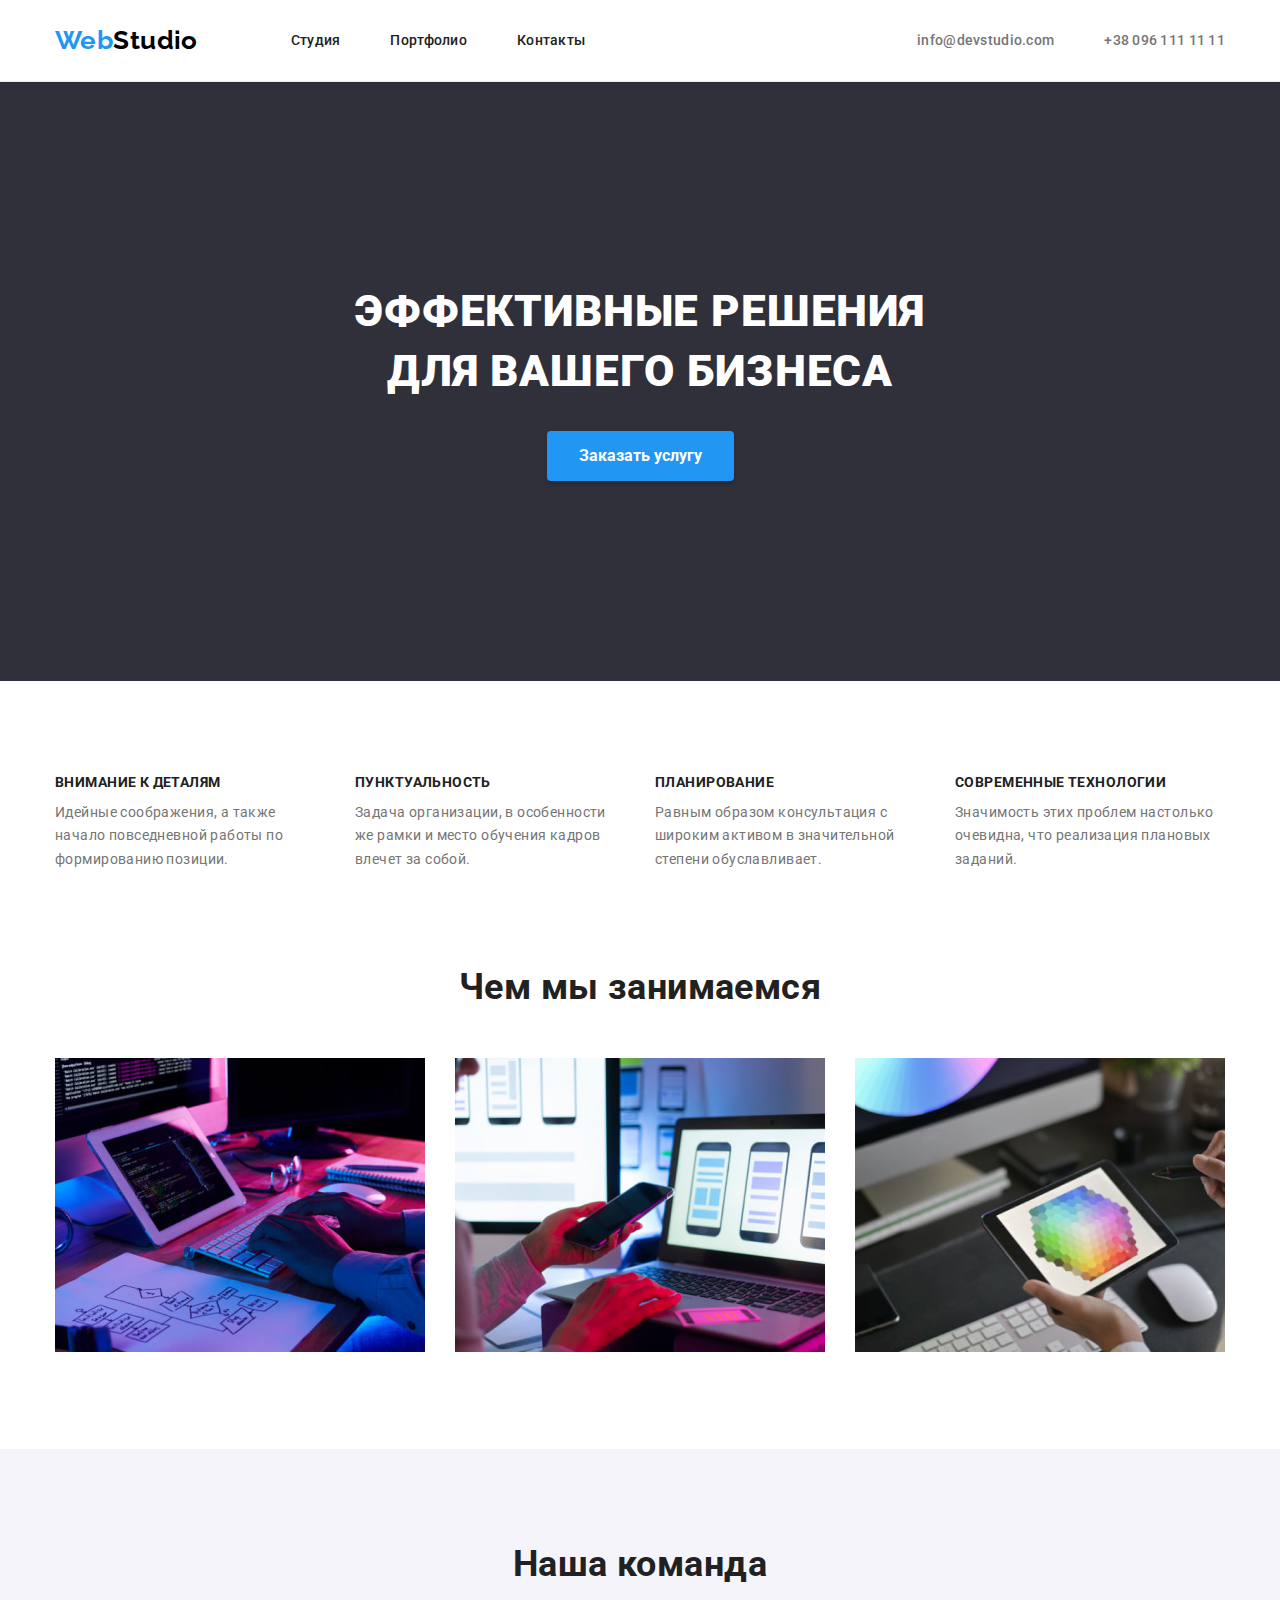
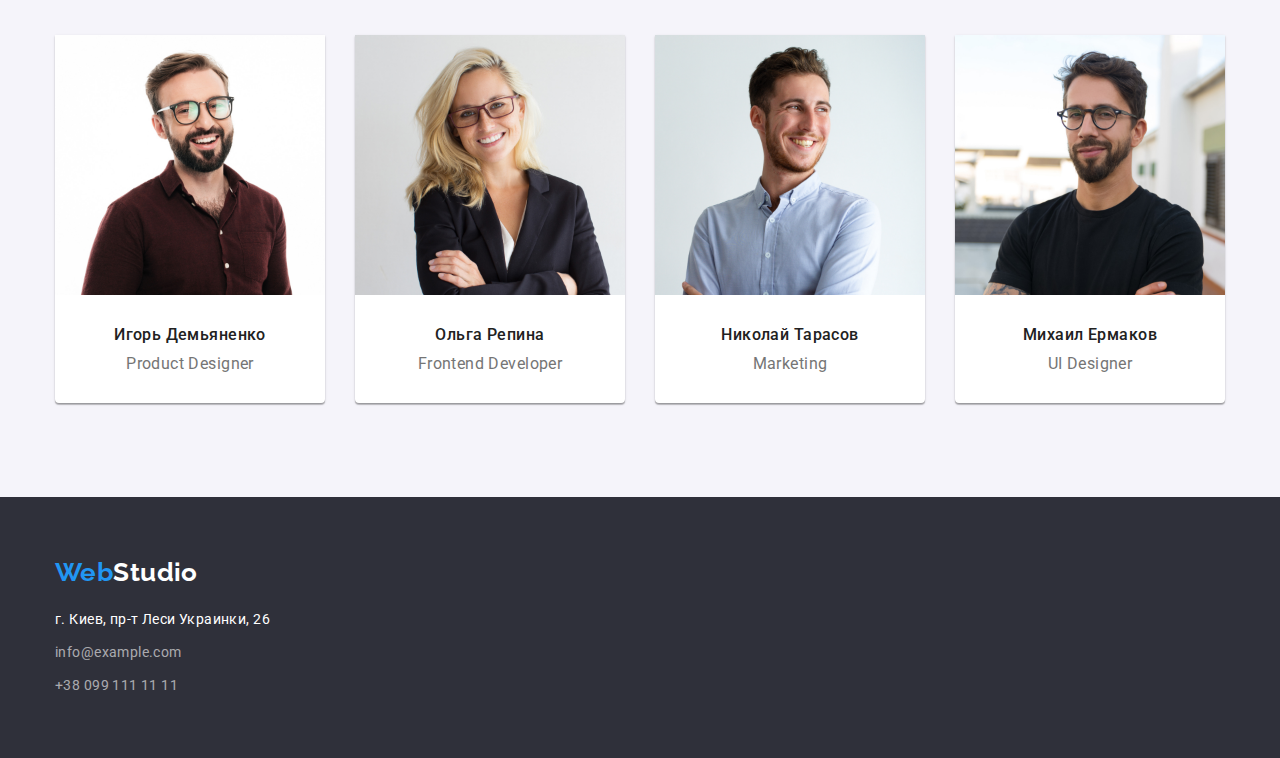
<file: index.html>
<!DOCTYPE html>
<html lang="ru">
  <head>
    <meta charset="UTF-8" />
    <meta http-equiv="X-UA-Compatible" content="IE=edge" />
    <meta name="viewport" content="width=device-width, initial-scale=1.0" />
    <title>WebStudio</title>
    <!-- нормалізатор -->
    <link
      rel="stylesheet"
      href="https://cdn.jsdelivr.net/npm/modern-normalize@1.1.0/modern-normalize.min.css"
    />
    <!-- підключення шрифтів -->
    <link rel="preconnect" href="https://fonts.googleapis.com" />
    <link rel="preconnect" href="https://fonts.gstatic.com" crossorigin />
    <link
      href="https://fonts.googleapis.com/css2?family=Raleway:wght@700&family=Roboto:wght@400;500;700;900&display=swap"
      rel="stylesheet"
    />
    <!-- підключення файлу стилів -->
    <link rel="stylesheet" href="./css/styles.css" />
  </head>
  <body>
    <!--заголовок страницы-->
    <header class="header">
      <div class="container">
        <nav class="header-nav">
          <a class="logo link" href=""
            >Web<span class="logo-header">Studio</span></a
          >

          <ul class="header-nav-list">
            <li class="header-nav-item">
              <a class="header-nav-link link" href="">Студия</a>
            </li>
            <li class="header-nav-item">
              <a class="header-nav-link link" href="./portfolio.html"
                >Портфолио</a
              >
            </li>
            <li class="header-nav-item">
              <a class="header-nav-link link" href="">Контакты</a>
            </li>
          </ul>
          <ul class="header-contacts">
            <li class="header-contacts-item">
              <a
                class="header-contacts-link link"
                href="mailto:info@devstudio.com"
                >info@devstudio.com</a
              >
            </li>
            <li class="header-contacts-item">
              <a class="header-contacts-link link" href="tel:+380961111111"
                >+38 096 111 11 11</a
              >
            </li>
          </ul>
        </nav>
      </div>
    </header>
    <main>
      <div class="header-underline"></div>
      <!--section hero-->
      <section class="hero">
        <div class="hero-container">
          <h1 class="hero-title">
            ЭФФЕКТИВНЫЕ РЕШЕНИЯ <br />ДЛЯ ВАШЕГО БИЗНЕСА
          </h1>
          <button class="hero-button" type="button">Заказать услугу</button>
        </div>
      </section>

      <!--Наши преимущества Features-->
      <section class="features">
        <div class="container">
          <h2 class="invisible-txt">Features</h2>
          <ul class="features-list">
            <li class="features-item">
              <h3 class="features-list-title">ВНИМАНИЕ К ДЕТАЛЯМ</h3>
              <p class="features-list-txt">
                Идейные соображения, а также начало повседневной работы по
                формированию позиции.
              </p>
            </li>
            <li class="features-item">
              <h3 class="features-list-title">ПУНКТУАЛЬНОСТЬ</h3>
              <p class="features-list-txt">
                Задача организации, в особенности же рамки и место обучения
                кадров влечет за собой.
              </p>
            </li>
            <li class="features-item">
              <h3 class="features-list-title">ПЛАНИРОВАНИЕ</h3>
              <p class="features-list-txt">
                Равным образом консультация с широким активом в значительной
                степени обуславливает.
              </p>
            </li>
            <li class="features-item">
              <h3 class="features-list-title">СОВРЕМЕННЫЕ ТЕХНОЛОГИИ</h3>
              <p class="features-list-txt">
                Значимость этих проблем настолько очевидна, что реализация
                плановых заданий.
              </p>
            </li>
          </ul>
        </div>
      </section>

      <!--Чем занимаемся Services-->
      <section class="services">
        <div class="container">
          <h2 class="title">Чем мы занимаемся</h2>
          <ul class="services-list">
            <li class="services-item">
              <img
                src="./images/photobox1.jpg"
                alt="верстальщик пишет код"
                width="370"
                height="294"
              />
            </li>
            <li class="services-item">
              <img
                src="./images/photobox2.jpg"
                alt="человек держит в левой руке смартфон, рядом стоит ноутбук, на котором изображено 3 смартфона"
                width="370"
                height="294"
              />
            </li>
            <li class="services-item">
              <img
                src="./images/photobox3.jpg"
                alt="в левой руке планшет с изображением 6-гранника, в правой руке stylus-ручка"
                width="370"
                height="294"
              />
            </li>
          </ul>
        </div>
      </section>
      <!--Наша команда Team-->
      <section class="team">
        <div class="container">
          <h2 class="title">Наша команда</h2>
          <ul class="team-list">
            <li class="team-item">
              <img
                class="team-image"
                src="./images/teamcard1.jpg"
                alt="Игорь Демьяненко"
                width="270"
                height="260"
              />
              <h3 class="team-item-title">Игорь Демьяненко</h3>
              <p class="team-item-txt">Product Designer</p>
            </li>
            <li class="team-item">
              <img
                class="team-image"
                src="./images/teamcard2.jpg"
                alt="Ольга Репина"
                width="270"
                height="260"
              />
              <h3 class="team-item-title">Ольга Репина</h3>
              <p class="team-item-txt">Frontend Developer</p>
            </li>
            <li class="team-item">
              <img
                class="team-image"
                src="./images/teamcard3.jpg"
                alt="Николай Тарасов"
                width="270"
                height="260"
              />
              <h3 class="team-item-title">Николай Тарасов</h3>
              <p class="team-item-txt">Marketing</p>
            </li>
            <li class="team-item">
              <img
                class="team-image"
                src="./images/teamcard4.jpg"
                alt="Михаил Ермаков"
                width="270"
                height="260"
              />
              <h3 class="team-item-title">Михаил Ермаков</h3>
              <p class="team-item-txt">UI Designer</p>
            </li>
          </ul>
        </div>
      </section>
    </main>
    <!--подвал страницы-->
    <footer class="footer">
      <div class="footer-container container">
        <a class="logo link" href=""
          >Web<span class="logo-footer">Studio</span></a
        >
        <address class="footer-text">
          <ul class="footer-list">
            <li class="footer-list-item">г. Киев, пр-т Леси Украинки, 26</li>
            <li class="footer-list-item">
              <a class="footer-contacts link" href="mailto:info@example.com"
                >info@example.com</a
              >
            </li>
            <li class="footer-list-item">
              <a class="footer-contacts link" href="tel:+380991111111"
                >+38 099 111 11 11</a
              >
            </li>
          </ul>
        </address>
      </div>
    </footer>
  </body>
</html>
</file>
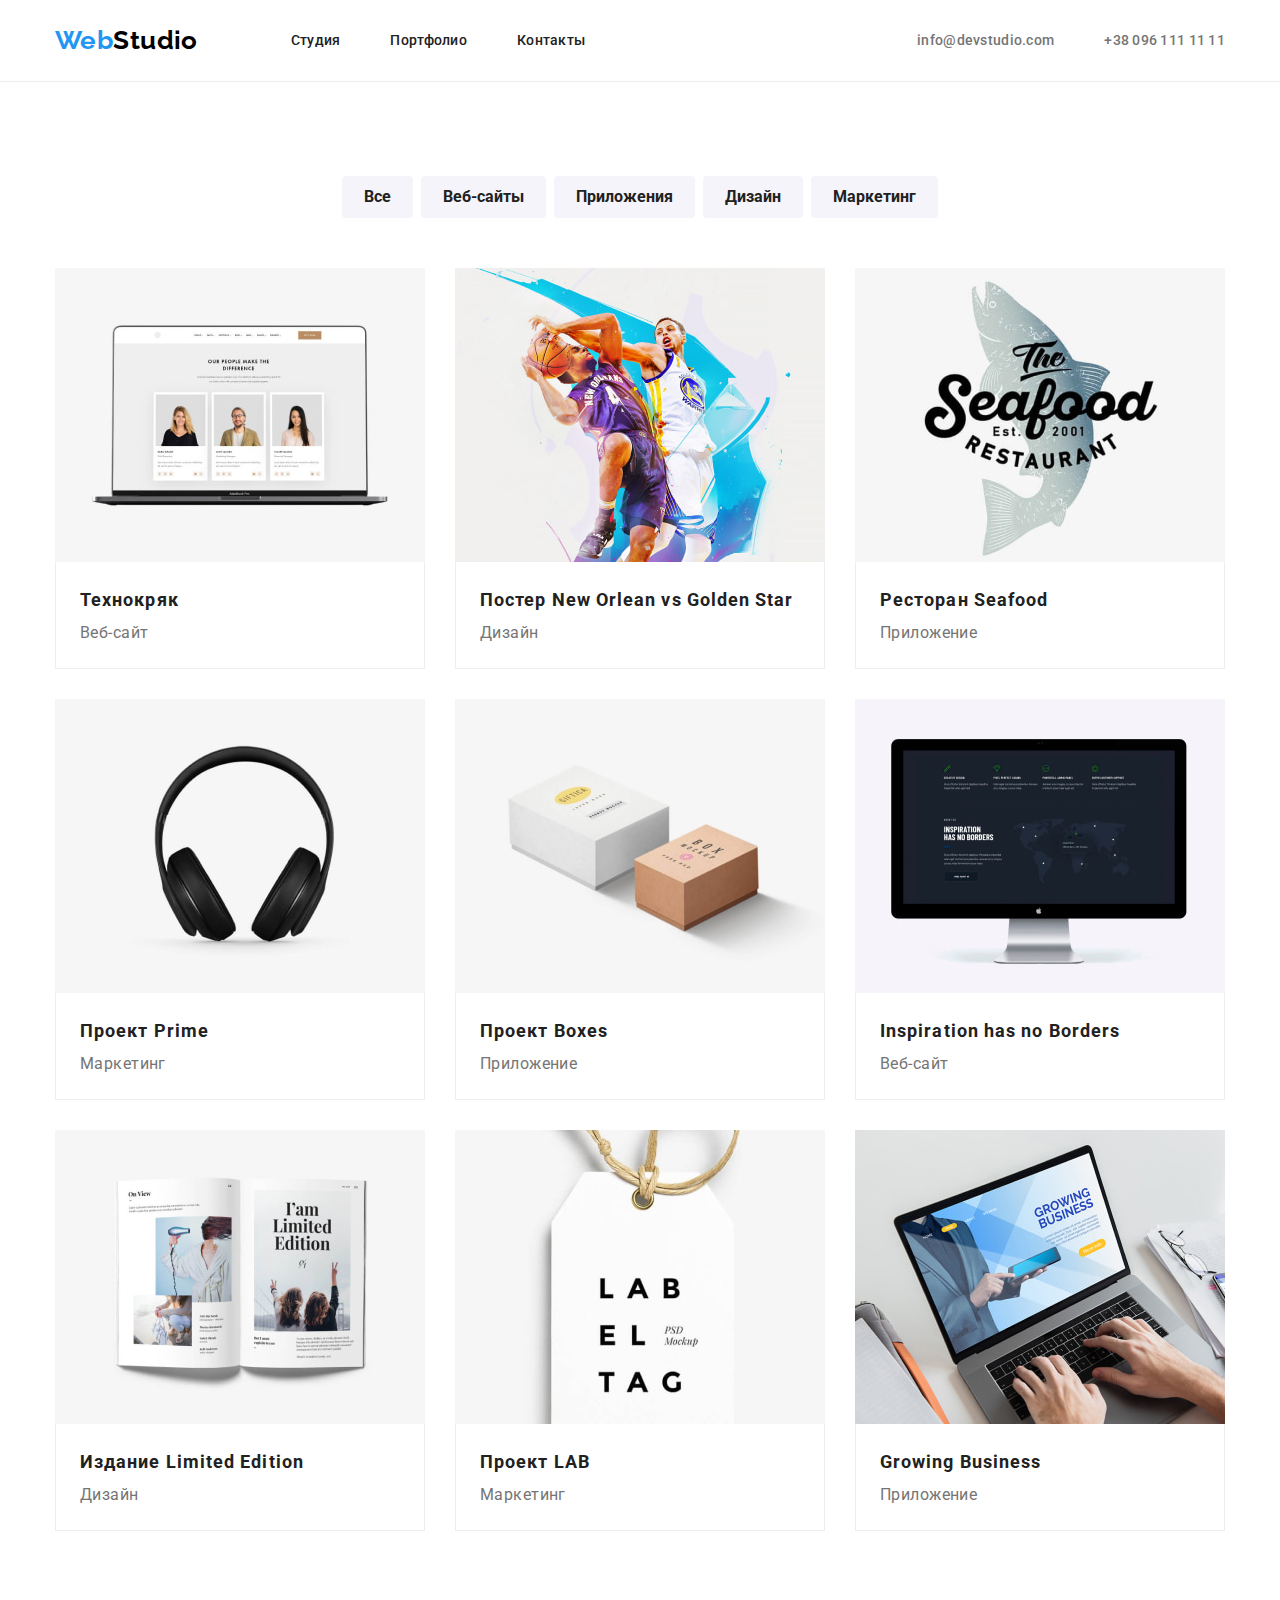
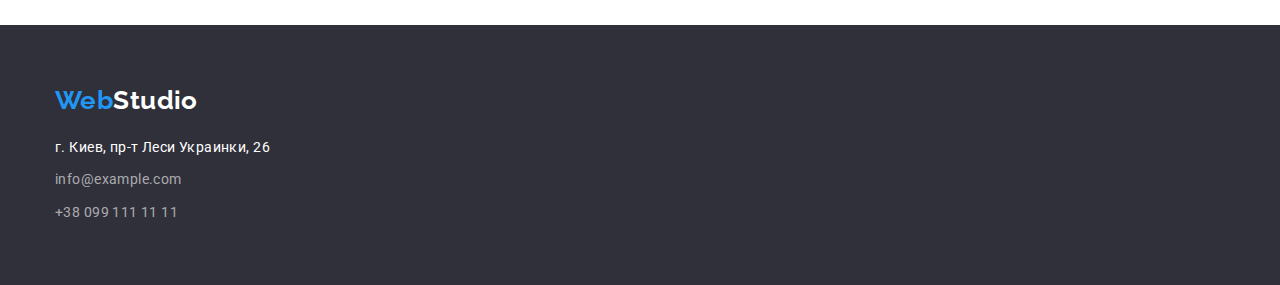
<file: portfolio.html>
<!DOCTYPE html>
<html lang="ru">
  <head>
    <meta charset="UTF-8" />
    <meta http-equiv="X-UA-Compatible" content="IE=edge" />
    <meta name="viewport" content="width=device-width, initial-scale=1.0" />
    <title>WebStudio</title>
    <!-- нормалізатор -->
    <link
      rel="stylesheet"
      href="https://cdn.jsdelivr.net/npm/modern-normalize@1.1.0/modern-normalize.min.css"
    />
    <!-- підключення шрифтів -->
    <link rel="preconnect" href="https://fonts.googleapis.com" />
    <link rel="preconnect" href="https://fonts.gstatic.com" crossorigin />
    <link
      href="https://fonts.googleapis.com/css2?family=Raleway:wght@700&family=Roboto:wght@400;500;700;900&display=swap"
      rel="stylesheet"
    />
    <!-- підключення файлу стилів -->
    <link rel="stylesheet" href="./css/styles.css" />
  </head>
  <body>
    <!--заголовок страницы-->
    <header class="header">
      <div class="container">
        <nav class="header-nav">
          <a class="logo link" href=""
            >Web<span class="logo-header">Studio</span></a
          >

          <ul class="header-nav-list">
            <li class="header-nav-item">
              <a class="header-nav-link link" href="./index.html">Студия</a>
            </li>
            <li class="header-nav-item">
              <a class="header-nav-link link" href="">Портфолио</a>
            </li>
            <li class="header-nav-item">
              <a class="header-nav-link link" href="">Контакты</a>
            </li>
          </ul>
          <ul class="header-contacts">
            <li class="header-contacts-item">
              <a
                class="header-contacts-link link"
                href="mailto:info@devstudio.com"
                >info@devstudio.com</a
              >
            </li>
            <li class="header-contacts-item">
              <a class="header-contacts-link link" href="tel:+380961111111"
                >+38 096 111 11 11</a
              >
            </li>
          </ul>
        </nav>
      </div>
    </header>
    <main>
      <div class="header-underline"></div>
      <section class="gallery">
        <div class="container">
          <h1 class="visually-hidden">Галерея работ</h1>
          <ul class="gallery-button-list">
            <li class="gallery-button-item">
              <button class="gallery-button" type="button">Все</button>
            </li>
            <li class="gallery-button-item">
              <button class="gallery-button" type="button">Веб-сайты</button>
            </li>
            <li class="gallery-button-item">
              <button class="gallery-button" type="button">Приложения</button>
            </li>
            <li class="gallery-button-item">
              <button class="gallery-button" type="button">Дизайн</button>
            </li>
            <li class="gallery-button-item">
              <button class="gallery-button" type="button">Маркетинг</button>
            </li>
          </ul>
          <ul class="gallery-card-list">
            <li class="gallery-card-item">
              <img
                src="./images/card1.jpg"
                alt="Веб-сайт Технокряк"
                width="370"
                height="294"
              />

              <div class="gallery-card-desc">
                <h2 class="gallery-card-title">Технокряк</h2>
                <p class="gallery-card-text">Веб-сайт</p>
              </div>
            </li>
            <li class="gallery-card-item">
              <img
                src="./images/card2.jpg"
                alt="Постер New Orlean vs Golden Star"
                width="370"
                height="294"
              />
              <div class="gallery-card-desc">
                <h2 class="gallery-card-title">
                  Постер New Orlean vs Golden Star
                </h2>
                <p class="gallery-card-text">Дизайн</p>
              </div>
            </li>
            <li class="gallery-card-item">
              <img
                src="./images/card3.jpg"
                alt="Ресторан Seafood"
                width="370"
                height="294"
              />
              <div class="gallery-card-desc">
                <h2 class="gallery-card-title">Ресторан Seafood</h2>
                <p class="gallery-card-text">Приложение</p>
              </div>
            </li>
            <li class="gallery-card-item">
              <img
                src="./images/card4.jpg"
                alt="Проект Prime"
                width="370"
                height="294"
              />
              <div class="gallery-card-desc">
                <h2 class="gallery-card-title">Проект Prime</h2>
                <p class="gallery-card-text">Маркетинг</p>
              </div>
            </li>
            <li class="gallery-card-item">
              <img
                src="./images/card5.jpg"
                alt="Проект Boxes"
                width="370"
                height="294"
              />
              <div class="gallery-card-desc">
                <h2 class="gallery-card-title">Проект Boxes</h2>
                <p class="gallery-card-text">Приложение</p>
              </div>
            </li>
            <li class="gallery-card-item">
              <img
                src="./images/card6.jpg"
                alt="Веб-сайт Inspiration has no Borders"
                width="370"
                height="294"
              />
              <div class="gallery-card-desc">
                <h2 class="gallery-card-title">Inspiration has no Borders</h2>
                <p class="gallery-card-text">Веб-сайт</p>
              </div>
            </li>
            <li class="gallery-card-item">
              <img
                src="./images/card7.jpg"
                alt="Издание Limited Edition"
                width="370"
                height="294"
              />
              <div class="gallery-card-desc">
                <h2 class="gallery-card-title">Издание Limited Edition</h2>
                <p class="gallery-card-text">Дизайн</p>
              </div>
            </li>
            <li class="gallery-card-item">
              <img
                src="./images/card8.jpg"
                alt="Проект LAB"
                width="370"
                height="294"
              />
              <div class="gallery-card-desc">
                <h2 class="gallery-card-title">Проект LAB</h2>
                <p class="gallery-card-text">Маркетинг</p>
              </div>
            </li>
            <li class="gallery-card-item">
              <img
                src="./images/card9.jpg"
                alt="Growing Business"
                width="370"
                height="294"
              />
              <div class="gallery-card-desc">
                <h2 class="gallery-card-title">Growing Business</h2>
                <p class="gallery-card-text">Приложение</p>
              </div>
            </li>
          </ul>
        </div>
      </section>
    </main>
    <!--подвал страницы-->
    <footer class="footer">
      <div class="footer-container container">
        <a class="logo link" href=""
          >Web<span class="logo-footer">Studio</span></a
        >
        <address class="footer-text">
          <ul class="footer-list">
            <li class="footer-list-item">г. Киев, пр-т Леси Украинки, 26</li>
            <li class="footer-list-item">
              <a class="footer-contacts link" href="mailto:info@example.com"
                >info@example.com</a
              >
            </li>
            <li class="footer-list-item">
              <a class="footer-contacts link" href="tel:+380991111111"
                >+38 099 111 11 11</a
              >
            </li>
          </ul>
        </address>
      </div>
    </footer>
  </body>
</html>
</file>
<file: css/styles.css>
:root {
  /* основний шрифт */
  --primary-font: roboto, sans-serif;
  /* шрифт для лого */
  --logo-font: Raleway, sans-serif;
  /* секція з темним фоном */
  /* фон */
  --bgc-dark: #2f303a;
  /* основний колір тексту */
  --color-primary-dark: #ffffff;
  /* колір пошти і номера телефону в футері*/
  --color-footer-contacts: rgba(255, 255, 255, 0.6);

  /* cекція з світлим фоном */
  /* основний фон */
  --bcg-light: #ffffff;
  /* основний колір тексту */
  --color-primary-light: #757575;

  /* секція Наша команда, фон */
  --bcg-team: #f5f4fa;

  /* Лого WebStudio */
  /* перший колір тексту в логотипі */
  --color-logo-primary: #2196f3;
  /* другий колір тексту логотипу в хедері */
  --color-logo-header-secondary: #000000;
  /* другий колір тексту логотипу в футері */
  --color-logo-footer-secondary: #ffffff;

  /* колір тексту навігації і заголовків */
  --color-title-nav: #212121;

  /* колір активності посилань */
  --color-nav-active: #2196f3;

  /* кнопка Hero */
  --bcg-button-primary: #2196f3;
  --color-button: #ffffff;
  /* фон hover кнопки */
  --bcg-button-hover: #188ce8;

  /* кнопка портфоліо */
  --bgc-portfolio-button: #f5f4fa;
  --color-portfolio-button: #212121;
  /* кнопка портфоліо в ховері */
  --bgc-portfolio-button-hover: #2196f3;
  --color-portfolio-button-hover: #ffffff;
}
/* основні властивості body */
body {
  background-color: var(--bcg-light);
  color: var(--color-primary-light);
  font-family: var(--primary-font);
  font-size: 14px;
  font-weight: 400;
  letter-spacing: 0.03em;
}
/* прибирання маркерів в списках */
h1,
h2,
h3,
h4,
h5,
h6,
p {
  margin: 0;
}
ul {
  list-style: none;
  margin: 0;
  padding-left: 0;
}
/* прибирання підкреслення в посиланнях */
.link {
  text-decoration: none;
}
.container {
  width: 1200px;
  padding-left: 15px;
  padding-right: 15px;
  margin-left: auto;
  margin-right: auto;
}
/* Header */
.header {
  padding-top: 25px;
  padding-bottom: 25px;
}
.header-nav {
  display: flex;
  align-items: center;
}
/* WebStudio */
.logo {
  font-family: var(--logo-font);
  font-weight: 700;
  font-size: 26px;
  line-height: 1.2;
  color: var(--color-logo-primary);
}

.logo-header {
  color: var(--color-logo-header-secondary);
}
/* header-nav */
.header-nav-list {
  display: flex;
  margin-left: 93px;
  font-weight: 500;
  line-height: 1.17;
  letter-spacing: 0.02em;
}
.header-nav-item:not(:first-child) {
  margin-left: 50px;
}
.header-nav-link {
  color: var(--color-title-nav);
}
.header-nav-link:hover,
.header-nav-link:focus {
  color: var(--color-nav-active);
}
/* header-contacts */
.header-contacts {
  display: flex;
  margin-left: auto;
  font-weight: 500;
  line-height: 1.14;
  letter-spacing: 0.02em;
  list-style: none;
}
.header-contacts-item:last-child {
  margin-left: 50px;
}
.header-contacts-link {
  color: inherit;
}
.header-contacts-link:hover,
.header-contacts-link:focus {
  color: var(--color-nav-active);
}

/* main */
/* лінія під Хедером */
.header-underline {
  border-bottom: 1px solid #ececec;
}
/* hero */
.hero {
  background-color: var(--bgc-dark);
  letter-spacing: 0.06em;
  padding-top: 200px;
  padding-bottom: 200px;
  text-align: center;
}

.hero-title {
  font-weight: 900;
  font-size: 44px;
  line-height: 1.35;
  margin-bottom: 30px;
  text-transform: uppercase;

  color: var(--color-primary-dark);
}
.hero-button {
  font-family: inherit;
  font-weight: 700;
  font-size: 16px;
  line-height: 1.85;
  padding: 10px 32px;
  cursor: pointer;
  border-width: 0px;
  border-radius: 4px;
  box-shadow: 0 4px 4px rgba(0, 0, 0, 0.15);
  background-color: var(--bcg-button-primary);
  color: var(--color-button);
}
.hero-button:hover,
.hero-button:focus {
  background-color: var(--bcg-button-hover);
}

/* section Features */
.invisible-txt {
  position: absolute;
  width: 1px;
  height: 1px;
  padding: 0;
  margin: -1px;
  overflow: hidden;
  clip: rect(0, 0, 0, 0);
  border: 0;
}
.features {
  padding-top: 94px;
  padding-bottom: 94px;
}
.features-item {
  flex-basis: 270px;
}
.features-item:not(:first-child) {
  margin-left: 30px;
}
.features-list {
  display: flex;
  text-align: left;
}
.features-list-title {
  color: var(--color-title-nav);
  font-weight: 700;
  font-size: 14px;
  line-height: 1.14;
  margin-bottom: 10px;
  text-transform: uppercase;
}

.features-list-txt {
  line-height: 1.7;
}

/* section Servises */
.services {
  padding-top: 0px;
  padding-bottom: 94px;
  text-align: center;
}

.services-list {
  display: flex;
}
.title {
  margin-bottom: 50px;

  font-size: 36px;
  line-height: 1.17;

  color: var(--color-title-nav);
}
.services-item:not(:first-child) {
  margin-left: 30px;
}

/* section team */
.team {
  background-color: var(--bcg-team);
  padding-top: 94px;
  padding-bottom: 94px;
  text-align: center;
}
.team-list {
  display: flex;
}
.team-item:not(:first-child) {
  margin-left: 30px;
}
.team-item {
  padding-bottom: 30px;
  background-color: #ffffff;
  font-size: 16px;
  line-height: 1.19;

  border-radius: 0 0 4px 4px;
  box-shadow: 0px 2px 1px rgba(0, 0, 0, 0.2), 0px 1px 1px rgba(0, 0, 0, 0.14),
    0px 1px 3px rgba(0, 0, 0, 0.12);
}
.team-image {
  display: block;
  margin-bottom: 30px;
}

.team-item-title {
  font-size: inherit;
  margin-bottom: 10px;
  font-weight: 500;

  color: var(--color-title-nav);
}

/* Fotter */

.footer {
  background-color: var(--bgc-dark);
  text-align: left;
  padding-top: 60px;
  padding-bottom: 60px;
}

.logo-footer {
  color: var(--color-logo-footer-secondary);
}

.footer-text {
  font-style: normal;
  margin-top: 20px;
  line-height: 1.7;
  color: var(--color-primary-dark);
}
.footer-list-item:not(:last-child) {
  margin-bottom: 9px;
}
.footer-contacts {
  color: var(--color-footer-contacts);
}

.footer-contacts:hover,
.footer-contacts:focus {
  color: var(--color-nav-active);
}

/* portfolio */
.gallery {
  padding-top: 94px;
  padding-bottom: 94px;
}
/* кнопки */
.gallery-button-list {
  display: flex;
  justify-content: center;
  margin-bottom: 50px;
}
.gallery-button-item:nth-child(n + 2) {
  margin-left: 8px;
}
.gallery-button {
  padding: 6px 22px;
  font-family: inherit;
  font-weight: 700;
  font-size: 16px;
  line-height: 1.85;

  cursor: pointer;
  border: 0px;
  border-radius: 4px;

  background-color: var(--bgc-portfolio-button);
  color: var(--color-portfolio-button);
}

.gallery-button:hover,
.gallery-button:focus {
  background-color: var(--bgc-portfolio-button-hover);
  color: var(--color-portfolio-button-hover);
}
/* галерея */
.gallery-card-list {
  display: flex;
  flex-wrap: wrap;
}
.gallery-card-item {
  /* max-width: 370px; */
  text-align: left;
}
.gallery-card-item:not(:nth-child(3n + 1)) {
  margin-left: 30px;
}
.gallery-card-item:nth-child(-n + 6) {
  margin-bottom: 30px;
}
.gallery-card-item > img {
  display: block;
}
.gallery-card-desc {
  padding: 20px 24px;

  border-left: 1px solid #eeeeee;
  border-bottom: 1px solid #eeeeee;
  border-right: 1px solid #eeeeee;
}
.gallery-card-title {
  font-weight: 700;
  font-size: 18px;
  line-height: 2;
  letter-spacing: 0.06em;

  color: var(--color-title-nav);
}
.gallery-card-text {
  font-size: 16px;
  line-height: 1.87;
}
/* робить елемент невидимим */
.visually-hidden {
  position: absolute;
  white-space: nowrap;
  width: 1px;
  height: 1px;
  overflow: hidden;
  border: 0;
  padding: 0;
  clip: rect(0 0 0 0);
  clip-path: inset(50%);
  margin: -1px;
}
</file>
